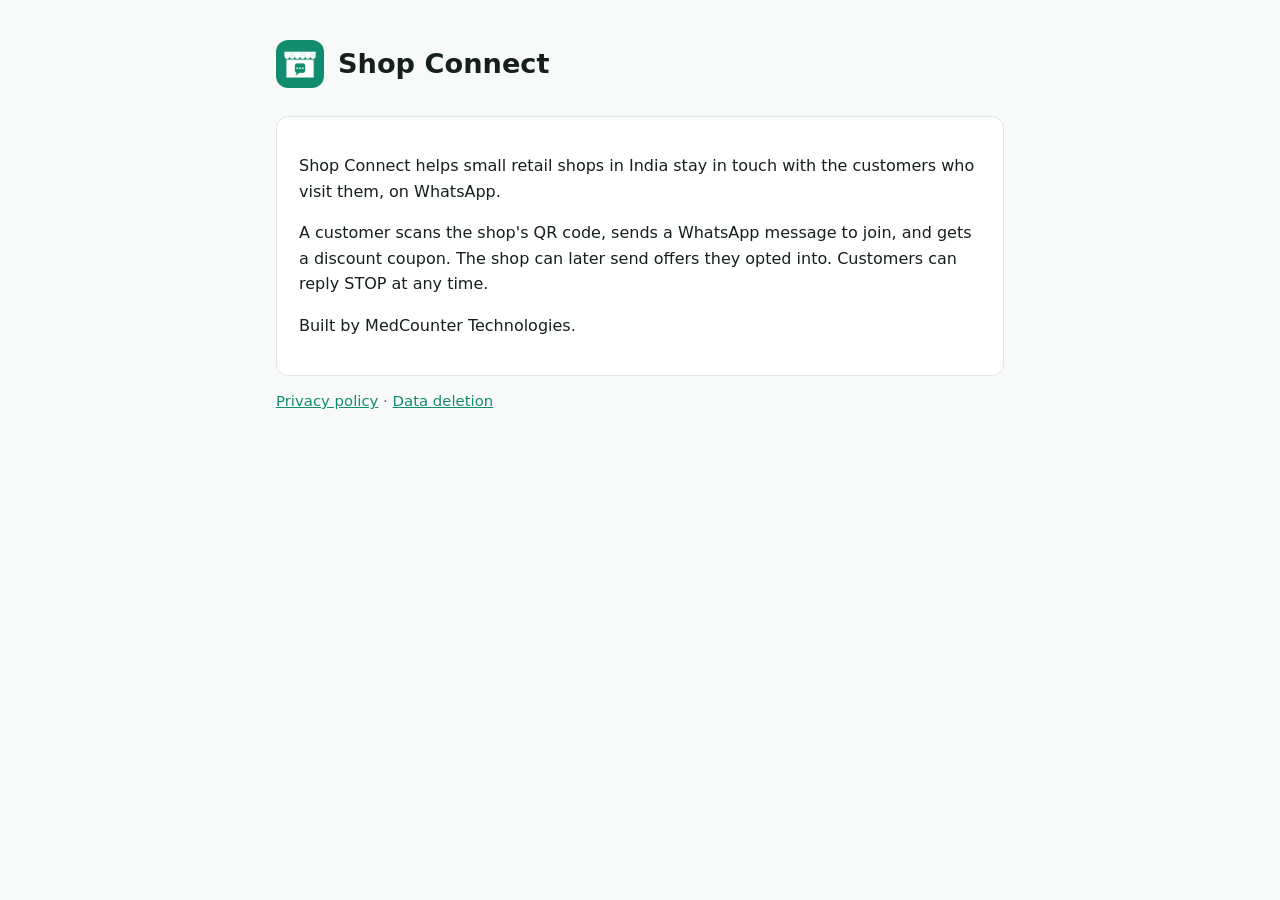
<file: index.html>
<!doctype html>
<html lang="en"><head><meta charset="utf-8"><meta name="viewport" content="width=device-width,initial-scale=1">
<title>Shop Connect</title><link rel="icon" href="icon.png"><link rel="stylesheet" href="style.css"></head>
<body><main>
<header><img src="icon.png" alt=""><h1>Shop Connect</h1></header>
<div class="card">
<p>Shop Connect helps small retail shops in India stay in touch with the customers who visit them, on WhatsApp.</p>
<p>A customer scans the shop's QR code, sends a WhatsApp message to join, and gets a discount coupon. The shop can later send offers they opted into. Customers can reply STOP at any time.</p>
<p>Built by MedCounter Technologies.</p>
</div>
<p class="muted"><a href="privacy.html">Privacy policy</a> · <a href="privacy.html#deletion">Data deletion</a></p>
</main></body></html>
</file>
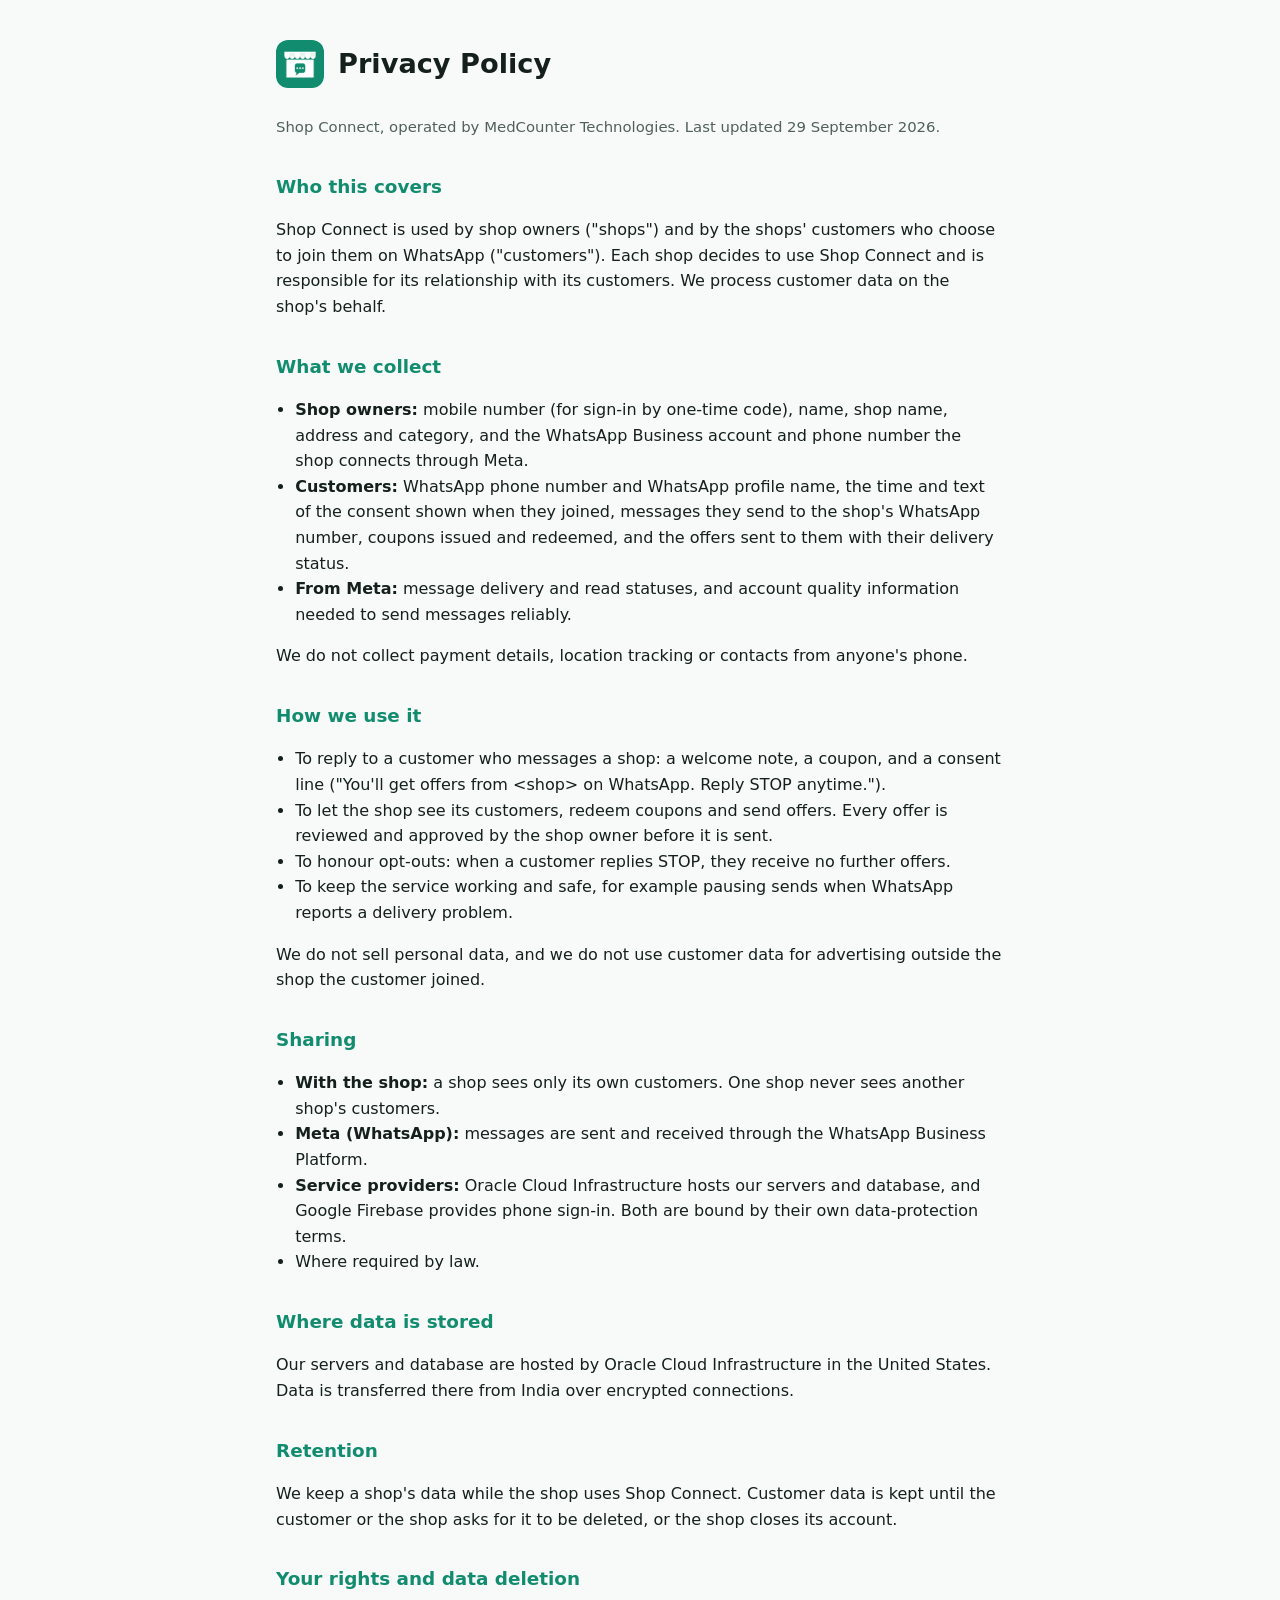
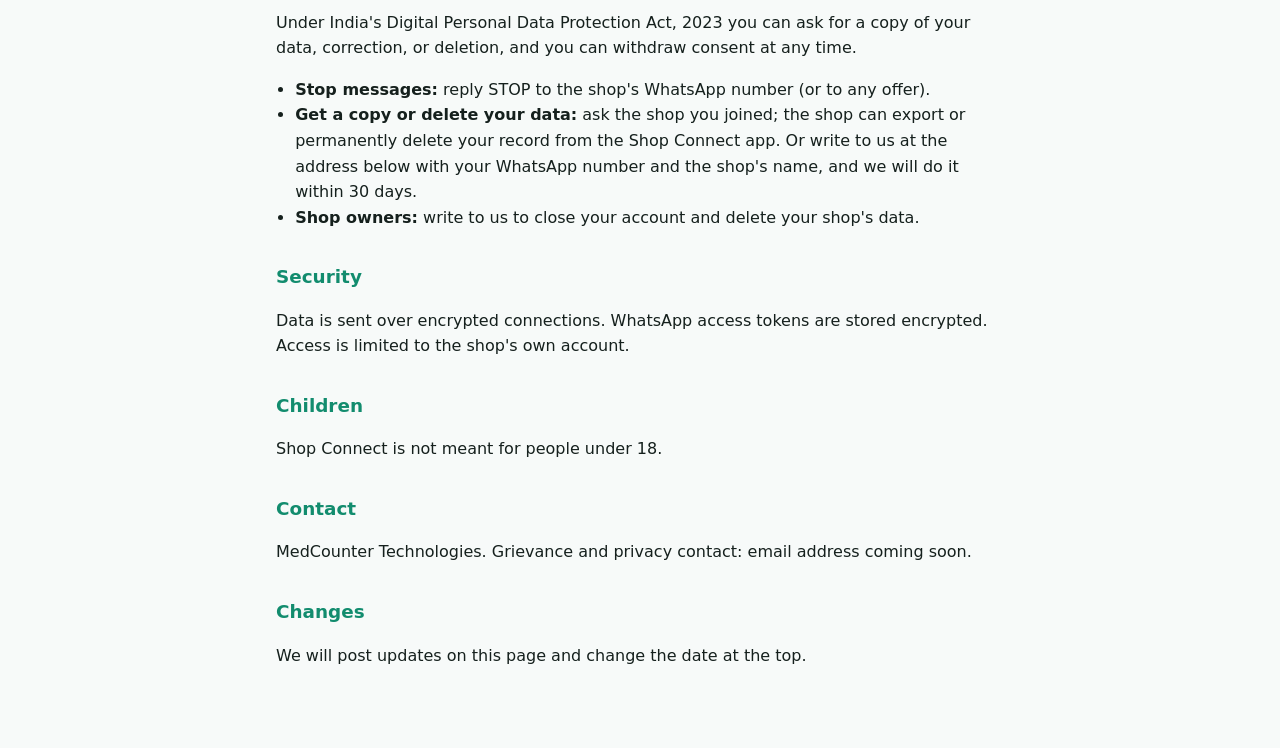
<file: privacy.html>
<!doctype html>
<html lang="en"><head><meta charset="utf-8"><meta name="viewport" content="width=device-width,initial-scale=1">
<title>Privacy Policy</title><link rel="icon" href="icon.png"><link rel="stylesheet" href="style.css"></head>
<body><main>
<header><img src="icon.png" alt=""><h1>Privacy Policy</h1></header>
<p class="muted">Shop Connect, operated by MedCounter Technologies. Last updated 29 September 2026.</p>

<h2>Who this covers</h2>
<p>Shop Connect is used by shop owners ("shops") and by the shops' customers who choose to join them on WhatsApp ("customers"). Each shop decides to use Shop Connect and is responsible for its relationship with its customers. We process customer data on the shop's behalf.</p>

<h2>What we collect</h2>
<ul>
<li><b>Shop owners:</b> mobile number (for sign-in by one-time code), name, shop name, address and category, and the WhatsApp Business account and phone number the shop connects through Meta.</li>
<li><b>Customers:</b> WhatsApp phone number and WhatsApp profile name, the time and text of the consent shown when they joined, messages they send to the shop's WhatsApp number, coupons issued and redeemed, and the offers sent to them with their delivery status.</li>
<li><b>From Meta:</b> message delivery and read statuses, and account quality information needed to send messages reliably.</li>
</ul>
<p>We do not collect payment details, location tracking or contacts from anyone's phone.</p>

<h2>How we use it</h2>
<ul>
<li>To reply to a customer who messages a shop: a welcome note, a coupon, and a consent line ("You'll get offers from &lt;shop&gt; on WhatsApp. Reply STOP anytime.").</li>
<li>To let the shop see its customers, redeem coupons and send offers. Every offer is reviewed and approved by the shop owner before it is sent.</li>
<li>To honour opt-outs: when a customer replies STOP, they receive no further offers.</li>
<li>To keep the service working and safe, for example pausing sends when WhatsApp reports a delivery problem.</li>
</ul>
<p>We do not sell personal data, and we do not use customer data for advertising outside the shop the customer joined.</p>

<h2>Sharing</h2>
<ul>
<li><b>With the shop:</b> a shop sees only its own customers. One shop never sees another shop's customers.</li>
<li><b>Meta (WhatsApp):</b> messages are sent and received through the WhatsApp Business Platform.</li>
<li><b>Service providers:</b> Oracle Cloud Infrastructure hosts our servers and database, and Google Firebase provides phone sign-in. Both are bound by their own data-protection terms.</li>
<li>Where required by law.</li>
</ul>

<h2>Where data is stored</h2>
<p>Our servers and database are hosted by Oracle Cloud Infrastructure in the United States. Data is transferred there from India over encrypted connections.</p>

<h2>Retention</h2>
<p>We keep a shop's data while the shop uses Shop Connect. Customer data is kept until the customer or the shop asks for it to be deleted, or the shop closes its account.</p>

<h2 id="deletion">Your rights and data deletion</h2>
<p>Under India's Digital Personal Data Protection Act, 2023 you can ask for a copy of your data, correction, or deletion, and you can withdraw consent at any time.</p>
<ul>
<li><b>Stop messages:</b> reply STOP to the shop's WhatsApp number (or to any offer).</li>
<li><b>Get a copy or delete your data:</b> ask the shop you joined; the shop can export or permanently delete your record from the Shop Connect app. Or write to us at the address below with your WhatsApp number and the shop's name, and we will do it within 30 days.</li>
<li><b>Shop owners:</b> write to us to close your account and delete your shop's data.</li>
</ul>

<h2>Security</h2>
<p>Data is sent over encrypted connections. WhatsApp access tokens are stored encrypted. Access is limited to the shop's own account.</p>

<h2>Children</h2>
<p>Shop Connect is not meant for people under 18.</p>

<h2>Contact</h2>
<p>MedCounter Technologies. Grievance and privacy contact: <span id="contact">email address coming soon</span>.</p>

<h2>Changes</h2>
<p>We will post updates on this page and change the date at the top.</p>
</main></body></html>
</file>
<file: style.css>
:root{--bg:#f7faf9;--fg:#15201d;--muted:#51605b;--accent:#128c6e;--card:#fff;--line:#dfe8e5}
@media (prefers-color-scheme:dark){:root{--bg:#0f1614;--fg:#e7efec;--muted:#a3b3ad;--accent:#3cc19c;--card:#16201d;--line:#26332f}}
*{box-sizing:border-box}
body{margin:0;background:var(--bg);color:var(--fg);font:16px/1.6 system-ui,-apple-system,"Segoe UI",Roboto,sans-serif}
main{max-width:760px;margin:0 auto;padding:40px 16px 64px}
header{display:flex;align-items:center;gap:14px;margin-bottom:28px}
header img{width:48px;height:48px;border-radius:12px}
h1{font-size:1.7rem;margin:0}
h2{font-size:1.15rem;margin:32px 0 8px;color:var(--accent)}
p,li{color:var(--fg)}
.muted{color:var(--muted);font-size:.93rem}
a{color:var(--accent)}
ul{padding-left:1.2rem}
.card{background:var(--card);border:1px solid var(--line);border-radius:12px;padding:20px 22px}
</file>
